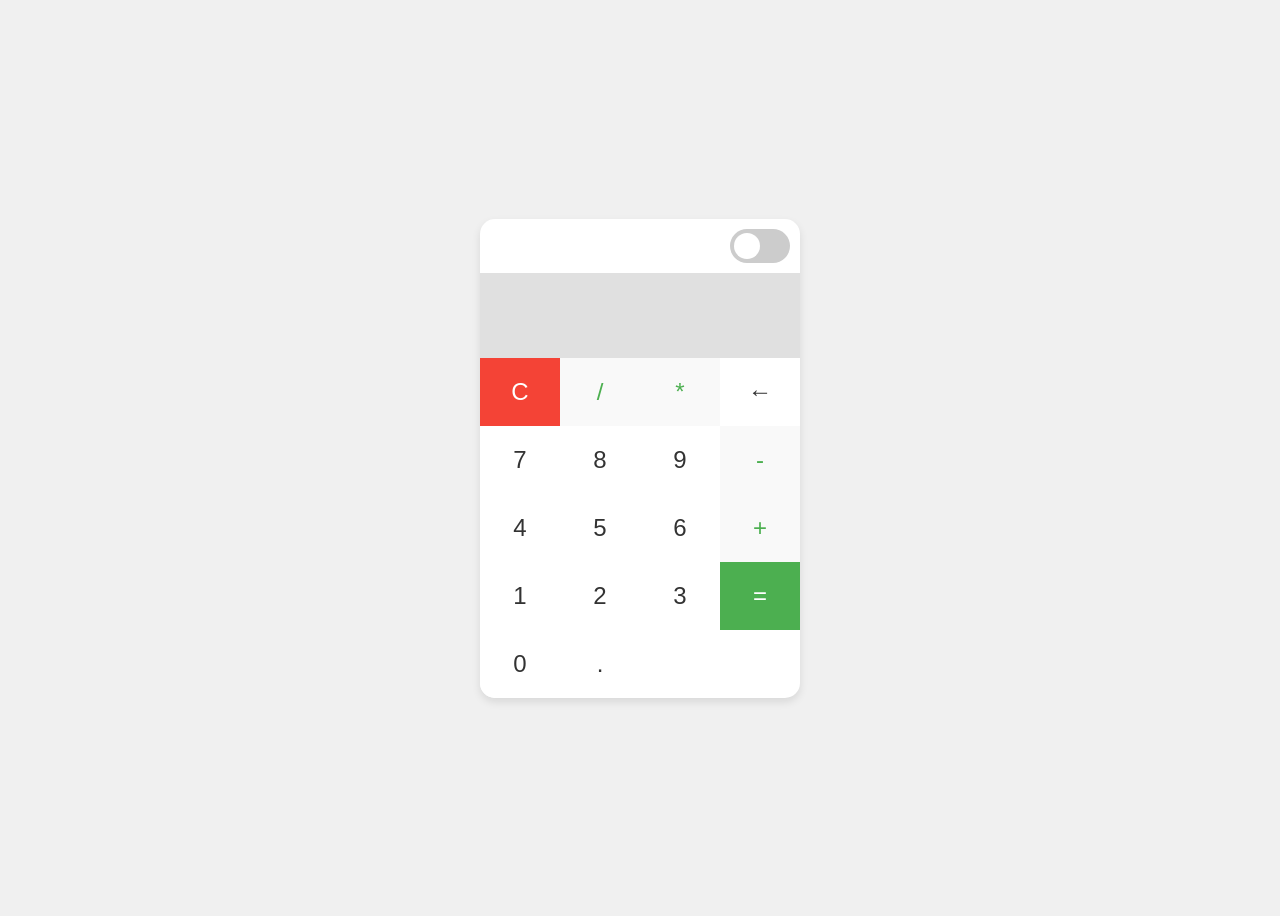
<file: index.html>
<!DOCTYPE html>
<html lang="en">
<head>
    <meta charset="UTF-8">
    <meta name="viewport" content="width=device-width, initial-scale=1.0">
    <title>Calculator with Theme</title>
    <link rel="stylesheet" href="style.css">
</head>
<body>
    <div class="calculator">
        <div class="theme-switch">
            <label class="switch">
                <input type="checkbox" id="theme-toggle">
                <span class="slider round"></span>
            </label>
        </div>
        <input type="text" id="display" readonly>
        <div class="buttons">
            <button class="clear" onclick="clearDisplay()">C</button>
            <button class="operator" onclick="appendToDisplay('/')">/</button>
            <button class="operator" onclick="appendToDisplay('*')">*</button>
            <button class="backspace" onclick="backspace()">&#8592;</button>
            <button onclick="appendToDisplay('7')">7</button>
            <button onclick="appendToDisplay('8')">8</button>
            <button onclick="appendToDisplay('9')">9</button>
            <button class="operator" onclick="appendToDisplay('-')">-</button>
            <button onclick="appendToDisplay('4')">4</button>
            <button onclick="appendToDisplay('5')">5</button>
            <button onclick="appendToDisplay('6')">6</button>
            <button class="operator" onclick="appendToDisplay('+')">+</button>
            <button onclick="appendToDisplay('1')">1</button>
            <button onclick="appendToDisplay('2')">2</button>
            <button onclick="appendToDisplay('3')">3</button>
            <button class="equals" onclick="calculate()">=</button>
            <button onclick="appendToDisplay('0')">0</button>
            <button onclick="appendToDisplay('.')">.</button>
        </div>
    </div>
    <script src="script.js"></script>
</body>
</html>
</file>
<file: style.css>
/* General Styles */
body {
    font-family: sans-serif;
    display: flex;
    justify-content: center;
    align-items: center;
    min-height: 100vh;
    background-color: #f0f0f0; /* Light mode background */
    transition: background-color 0.3s ease;
}

.calculator {
    width: 320px;
    border-radius: 15px;
    overflow: hidden;
    box-shadow: 0 4px 8px rgba(0, 0, 0, 0.1);
    background-color: #fff; /* Light mode calculator background */
    transition: background-color 0.3s ease;
}

#display {
    width: 100%;
    padding: 20px;
    font-size: 2.5em;
    text-align: right;
    border: none;
    background-color: #e0e0e0; /* Light mode display background */
    color: #333;
    transition: background-color 0.3s ease, color 0.3s ease;
}

.buttons {
    display: grid;
    grid-template-columns: repeat(4, 1fr);
}

button {
    padding: 20px;
    font-size: 1.5em;
    border: none;
    background-color: #fff; /* Light mode button background */
    color: #333;
    cursor: pointer;
    transition: background-color 0.3s ease, color 0.3s ease;
}

button:hover {
    background-color: #f0f0f0; /* Light mode button hover */
}

.operator {
    background-color: #f9f9f9; /* Light mode operator background */
    color: #4CAF50;
}

.clear {
    background-color: #f44336;
    color: white;
}

.equals {
    background-color: #4CAF50;
    color: white;
}

/* Dark Mode Styles */
body.dark-mode {
    background-color: #333;
}

.calculator.dark-mode {
    background-color: #444;
    box-shadow: 0 4px 8px rgba(0, 0, 0, 0.3);
}

.calculator.dark-mode #display {
    background-color: #555;
    color: #eee;
}

.calculator.dark-mode button {
    background-color: #444;
    color: #eee;
}

.calculator.dark-mode button:hover {
    background-color: #666;
}

.calculator.dark-mode .operator {
    background-color: #666;
    color: #80CBC4;
}

/* Theme Switch Styles */
.theme-switch {
    display: flex;
    justify-content: flex-end;
    padding: 10px;
}

.switch {
    position: relative;
    display: inline-block;
    width: 60px;
    height: 34px;
}

.switch input {
    opacity: 0;
    width: 0;
    height: 0;
}

.slider {
    position: absolute;
    cursor: pointer;
    top: 0;
    left: 0;
    right: 0;
    bottom: 0;
    background-color: #ccc;
    transition: .4s;
}

.slider:before {
    position: absolute;
    content: "";
    height: 26px;
    width: 26px;
    left: 4px;
    bottom: 4px;
    background-color: white;
    transition: .4s;
}

input:checked + .slider {
    background-color: #2196F3;
}

input:focus + .slider {
    box-shadow: 0 0 1px #2196F3;
}

input:checked + .slider:before {
    transform: translateX(26px);
}

/* Rounded sliders */
.slider.round {
    border-radius: 34px;
}

.slider.round:before {
    border-radius: 50%;
}
</file>
